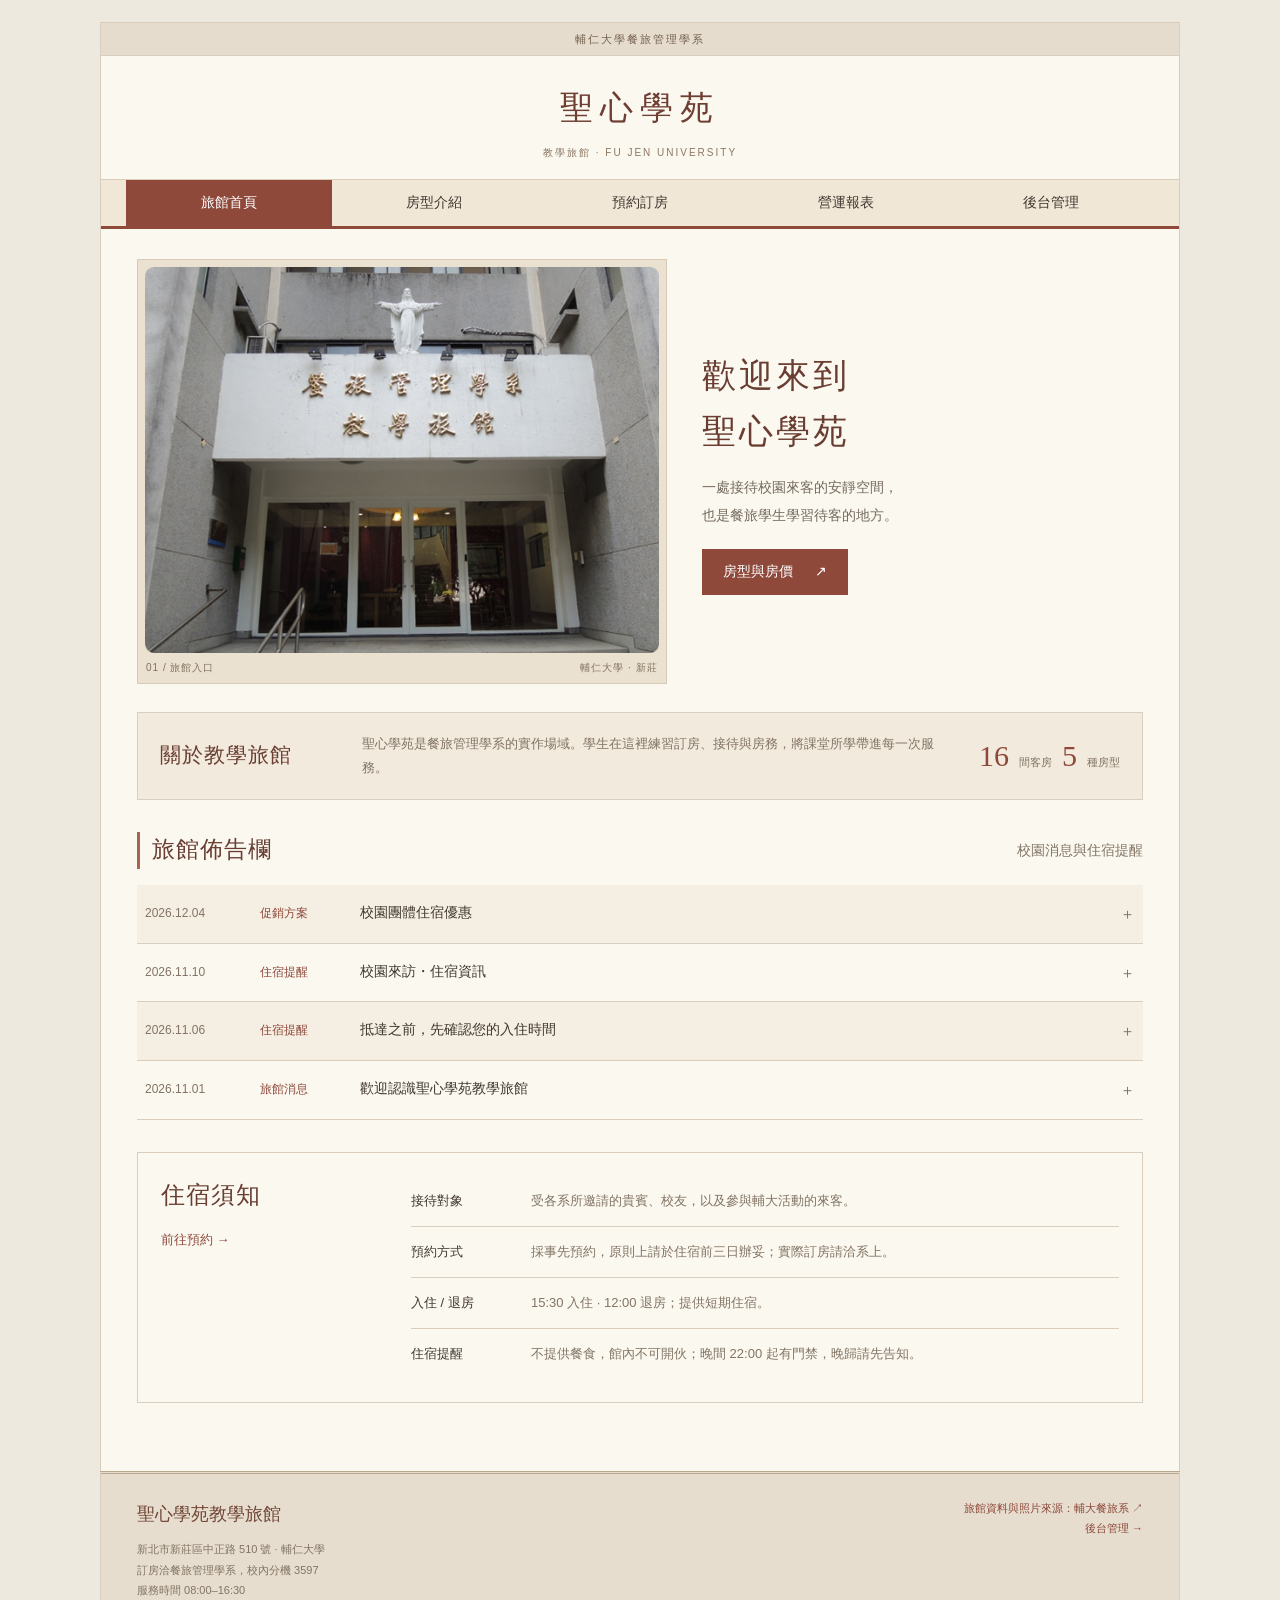
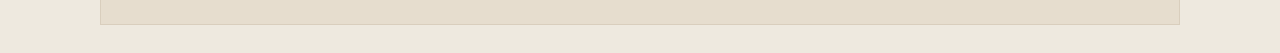
<file: index.html>
<!doctype html>
<html lang="zh-Hant">
<head>
<meta charset="UTF-8">
<meta name="viewport" content="width=device-width,initial-scale=1">
<meta name="description" content="輔仁大學聖心學苑教學旅館，房型介紹、住宿預約與旅館資訊。">
<title>首頁｜聖心學苑教學旅館</title>
<link rel="stylesheet" href="style.css">
<link rel="stylesheet" href="retro.css">
</head>
<body data-page="home">
<a class="skip-link" href="#content-start">跳到主要內容</a>
<div class="demo-strip">輔仁大學餐旅管理學系 
</div>
<header class="site-header">
<a class="brand" href="index.html">

<span>聖心學苑<small>教學旅館 · FU JEN UNIVERSITY</small>
</span>
</a>
<nav aria-label="主要導覽">
<a href="index.html" aria-current="page">旅館首頁</a>
<a href="rooms.html">房型介紹</a>
<a href="reservation.html">預約訂房</a>
<a href="reports.html">營運報表</a>
<a href="management.html">後台管理</a>
</nav>
</header>
<main id="content-start">
<section class="home-hero">
<div class="hero-copy">
<p class="eyebrow">SACRED HEART TEACHING HOSTEL</p>
<h1>歡迎來到<br>聖心學苑</h1>
<p class="hero-description">一處接待校園來客的安靜空間，<br>也是餐旅學生學習待客的地方。</p>
<a class="button" href="rooms.html">房型與房價 <span>↗</span>
</a>
<div class="hero-footnote">校園裡的旅館 / 聖心學苑</div>
</div>
<figure>
<img src="hostel.png" alt="聖心學苑教學旅館入口，門前掛有餐旅管理學系教學旅館招牌">
<figcaption>
<span>01 / 旅館入口</span>
<span>輔仁大學 · 新莊</span>
</figcaption>
</figure>
</section>
<section class="intro-band">
<h2>關於教學旅館</h2>
<p>聖心學苑是餐旅管理學系的實作場域。學生在這裡練習訂房、接待與房務，將課堂所學帶進每一次服務。</p>
<div>
<strong>16</strong>
<span>間客房</span>
<strong>5</strong>
<span>種房型</span>
</div>
</section>
<section class="section">
<div class="section-heading">
<div>
<p class="eyebrow">NOTICE BOARD</p>
<h2>旅館佈告欄</h2>
</div>
<span class="muted">校園消息與住宿提醒</span>
</div>

<div id="announcement-list">
</div>
</section>
<section class="stay-section section">
<div>
<p class="eyebrow">BEFORE YOUR STAY</p>
<h2>住宿須知</h2>
<a class="text-link" href="reservation.html">前往預約 →</a>
</div>
<dl class="stay-notes">
<div>
<dt>接待對象</dt>
<dd>受各系所邀請的貴賓、校友，以及參與輔大活動的來客。</dd>
</div>
<div>
<dt>預約方式</dt>
<dd>採事先預約，原則上請於住宿前三日辦妥；實際訂房請洽系上。</dd>
</div>
<div>
<dt>入住 / 退房</dt>
<dd>15:30 入住 · 12:00 退房；提供短期住宿。</dd>
</div>
<div>
<dt>住宿提醒</dt>
<dd>不提供餐食，館內不可開伙；晚間 22:00 起有門禁，晚歸請先告知。</dd>
</div>
</dl>
</section>
</main>
<footer>
<div>
<strong>聖心學苑教學旅館</strong>
<p>新北市新莊區中正路 510 號 · 輔仁大學<br>訂房洽餐旅管理學系，校內分機 3597<br>服務時間 08:00–16:30</p>
</div>
<div class="footer-note">
<a href="https://www.rhim.fju.edu.tw/tw/facility-introduction/sacred-teaching-hostel" target="_blank" rel="noreferrer">旅館資料與照片來源：輔大餐旅系 ↗</a>

<a href="management.html">後台管理 →</a>
</div>
</footer>
<div id="toast" role="status" aria-live="polite">
</div>
<script src="app.js">
</script>
</body>
</html>
</file>
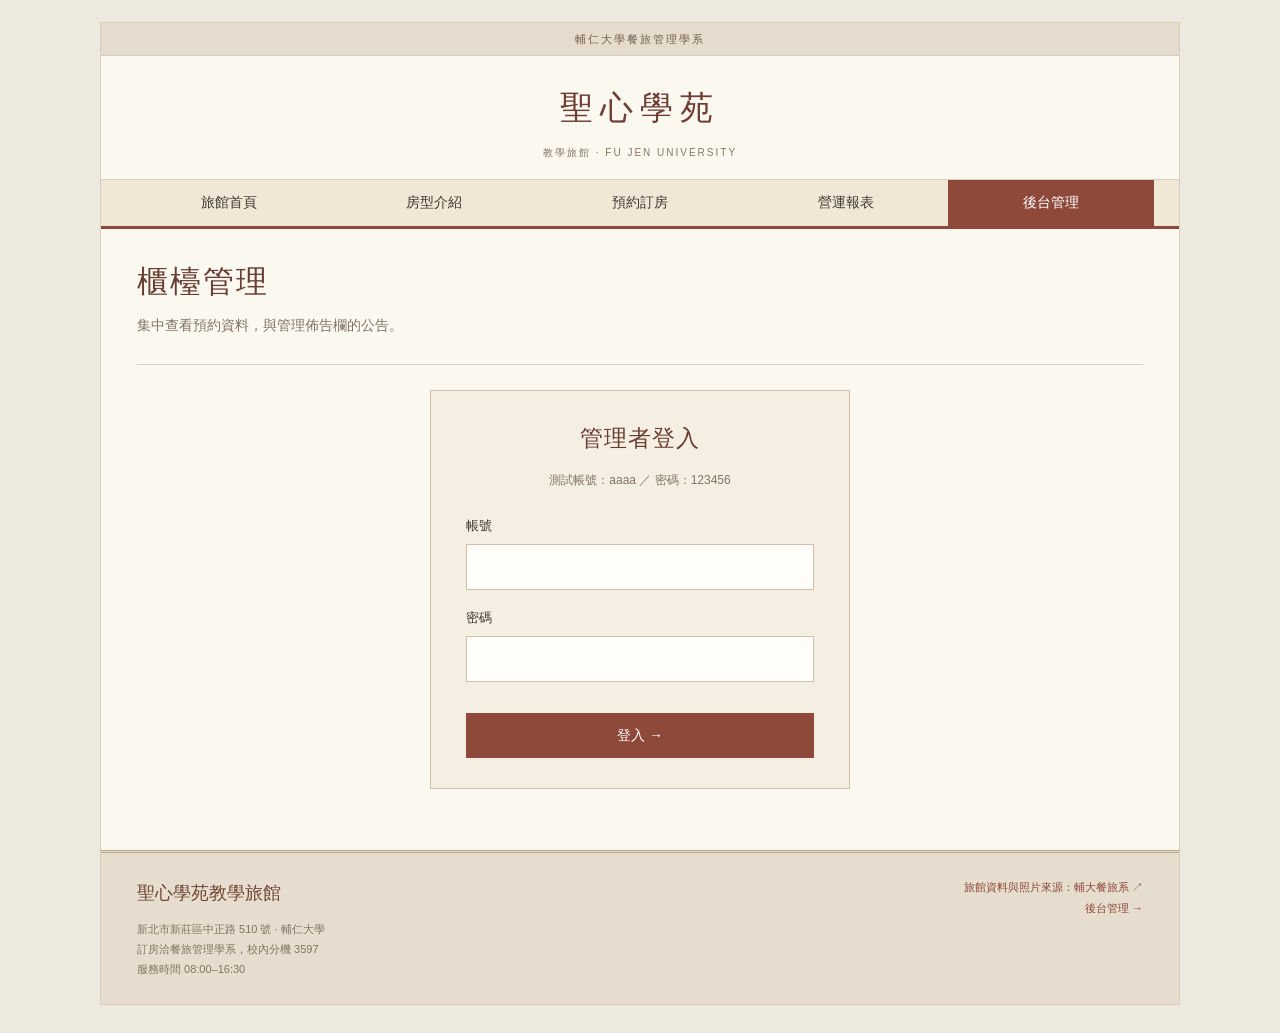
<file: management.html>
<!doctype html>
<html lang="zh-Hant">
<head>
<meta charset="UTF-8">
<meta name="viewport" content="width=device-width,initial-scale=1">
<meta name="description" content="輔仁大學聖心學苑教學旅館，房型介紹、住宿預約與旅館資訊。">
<title>後台管理｜聖心學苑教學旅館</title>
<link rel="stylesheet" href="style.css">
<link rel="stylesheet" href="retro.css">
</head>
<body data-page="management">
<a class="skip-link" href="#content-start">跳到主要內容</a>
<div class="demo-strip">輔仁大學餐旅管理學系 
</div>
<header class="site-header">
<a class="brand" href="index.html">

<span>聖心學苑<small>教學旅館 · FU JEN UNIVERSITY</small>
</span>
</a>
<nav aria-label="主要導覽">
<a href="index.html">旅館首頁</a>
<a href="rooms.html">房型介紹</a>
<a href="reservation.html">預約訂房</a>
<a href="reports.html">營運報表</a>
<a href="management.html" aria-current="page">後台管理</a>
</nav>
</header>
<main id="content-start">
<section class="page-heading">
<p class="eyebrow">FRONT DESK</p>
<h1>櫃檯管理</h1>
<p>集中查看預約資料，與管理佈告欄的公告。</p>
</section>

<section id="admin-gate" class="admin-gate admin-login">
<h2>管理者登入</h2>
<p class="login-hint">測試帳號：aaaa ／ 密碼：123456</p>
<form id="admin-login-form">
<label for="admin-account">帳號</label>
<input id="admin-account" name="account" autocomplete="username" required>
<label for="admin-password">密碼</label>
<input id="admin-password" name="password" type="password" autocomplete="current-password" required>
<p id="login-error" class="form-error" role="alert"></p>
<button type="submit" class="button">登入 →</button>
</form>
</section>
<div id="admin-workspace" hidden>
<div class="admin-toolbar">
<strong>目前角色：管理者</strong>
<button id="exit-admin" class="plain-button">登出</button>
</div>
<section class="section">
<div class="section-heading">
<h2>訂房一覽表</h2>
<label class="small">狀態 <select id="admin-filter">
<option value="all">全部預約</option>
<option value="active">有效預約</option>
<option value="cancelled">已取消</option>
</select>
</label>
</div>
<div id="admin-bookings" class="table-scroll">
</div>
</section>
<section class="section">
<div class="section-heading">
<h2>促銷與公告管理</h2>
<button class="plain-button" id="add-notice">＋ 新增公告</button>
</div>
<div id="admin-notices">
</div>
</section>

</div>
</main>
<dialog id="edit-dialog">
<form id="edit-form">
<div class="dialog-heading">
<h2 id="edit-title">修改預約</h2>
<button type="button" class="text-button close-dialog" aria-label="關閉">✕</button>
</div>
<input type="hidden" name="id">
<label>聯絡人<input name="guest" required maxlength="30">
</label>
<label>聯絡電話<input name="phone" required pattern="[0-9+() -]{8,20}">
</label>
<label>房型<select name="room">
</select>
</label>
<div class="field-pair">
<label>入住日期<input type="date" name="checkin" required>
</label>
<label>退房日期<input type="date" name="checkout" required>
</label>
</div>
<label>備註<textarea name="note" maxlength="200" rows="2">
</textarea>
</label>
<p class="form-error" id="edit-error" role="alert">
</p>
<button class="button">儲存修改</button>
</form>
</dialog>
<dialog id="notice-dialog">
<form id="notice-form">
<div class="dialog-heading">
<h2 id="notice-title">新增公告</h2>
<button type="button" class="text-button close-dialog" aria-label="關閉">✕</button>
</div>
<input type="hidden" name="id">
<label>公告標題<input name="title" required maxlength="60">
</label>
<div class="field-pair">
<label>日期<input type="date" name="date" required>
</label>
<label>分類<select name="category">
<option>住宿提醒</option>
<option>促銷方案</option>
<option>旅館消息</option>
</select>
</label>
</div>
<label>公告內容<textarea name="content" required rows="5" maxlength="600">
</textarea>
</label>
<button class="button">儲存公告</button>
</form>
</dialog>
<footer>
<div>
<strong>聖心學苑教學旅館</strong>
<p>新北市新莊區中正路 510 號 · 輔仁大學<br>訂房洽餐旅管理學系，校內分機 3597<br>服務時間 08:00–16:30</p>
</div>
<div class="footer-note">
<a href="https://www.rhim.fju.edu.tw/tw/facility-introduction/sacred-teaching-hostel" target="_blank" rel="noreferrer">旅館資料與照片來源：輔大餐旅系 ↗</a>

<a href="management.html">後台管理 →</a>
</div>
</footer>
<div id="toast" role="status" aria-live="polite">
</div>
<script src="app.js">
</script>
</body>
</html>
</file>
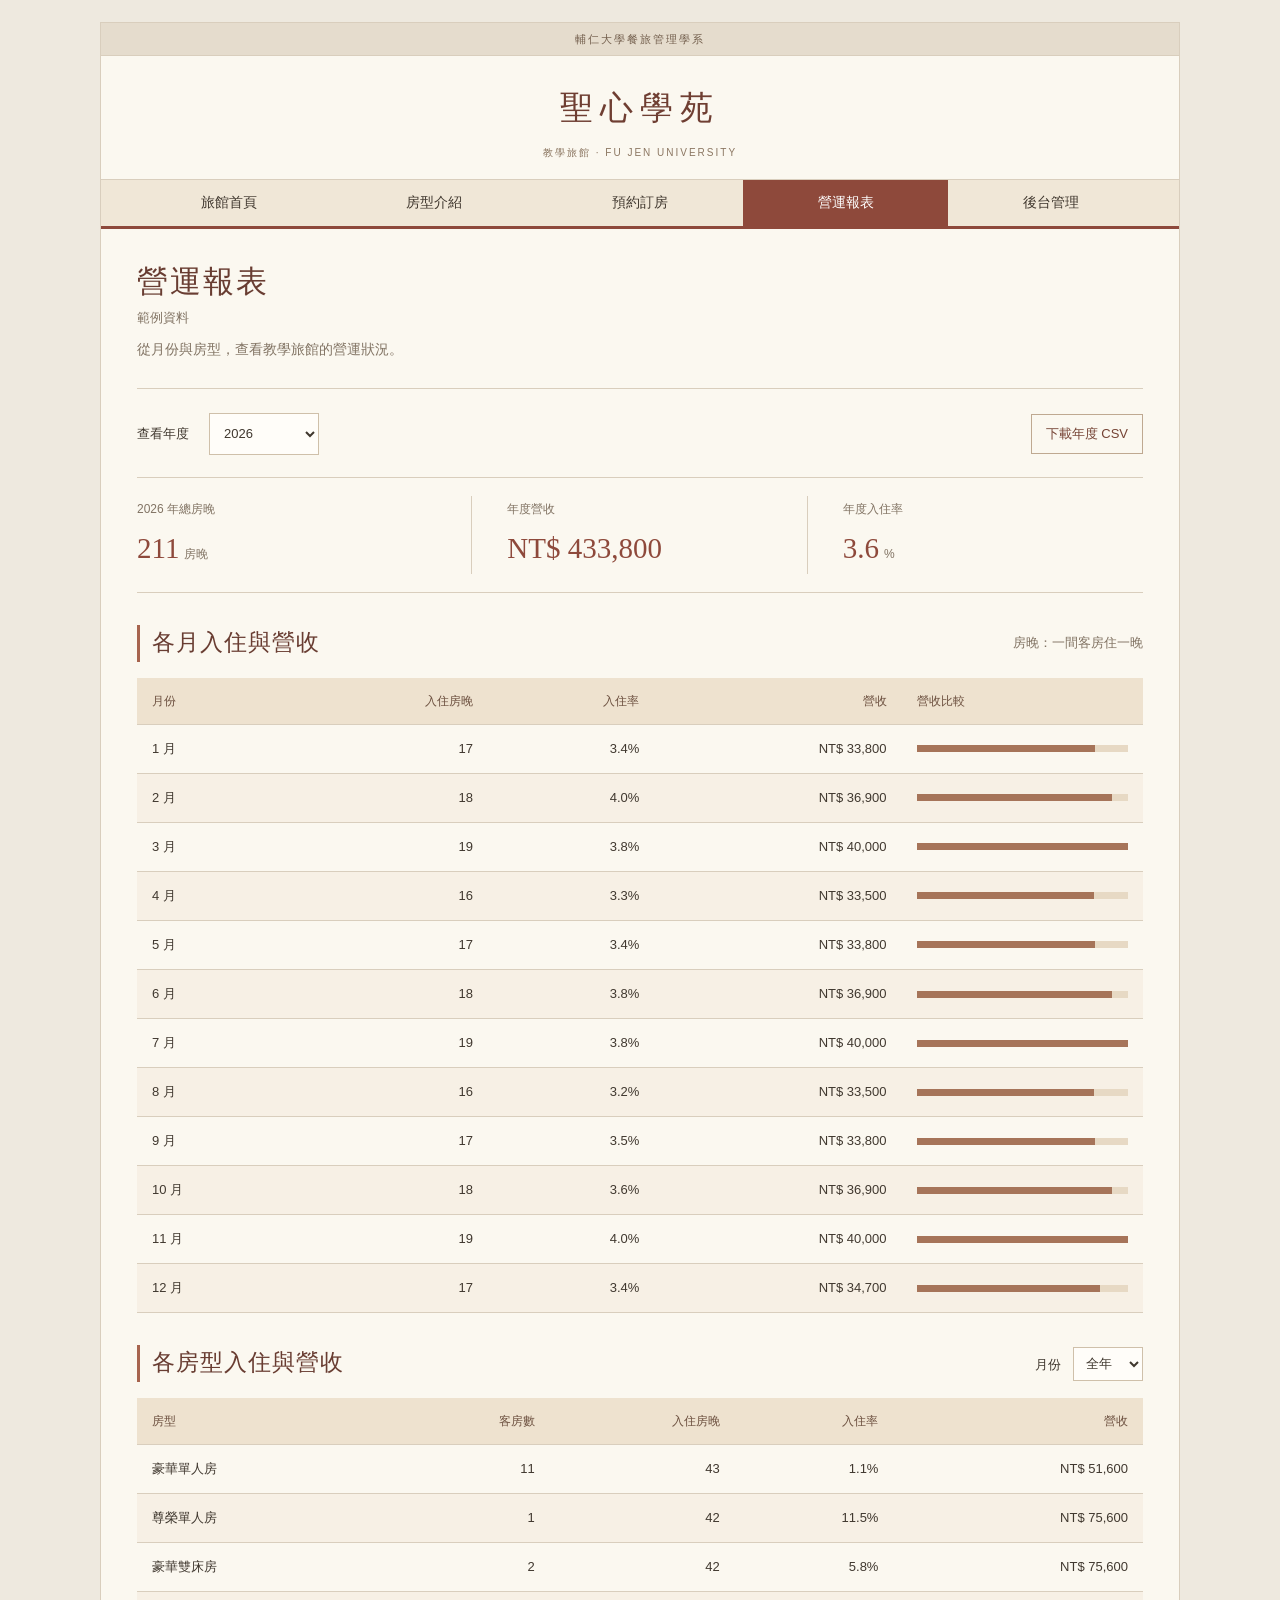
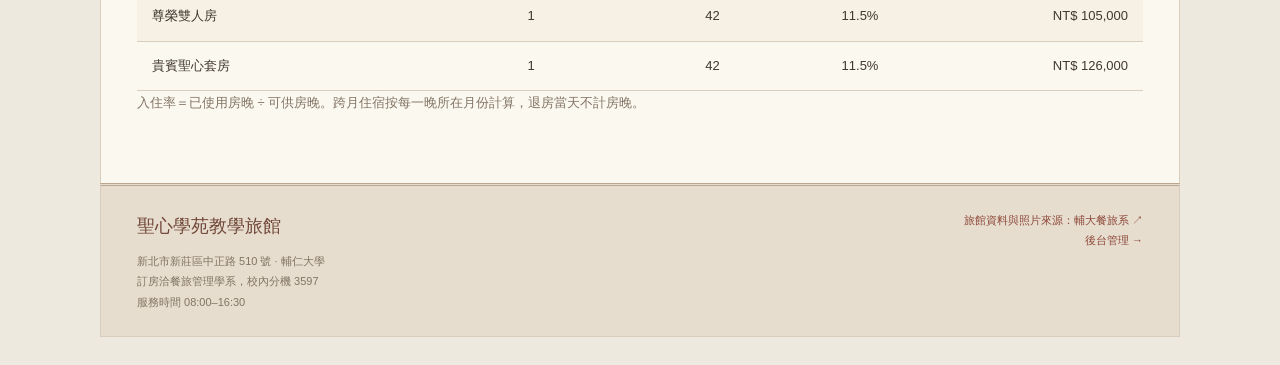
<file: reports.html>
<!doctype html>
<html lang="zh-Hant">
<head>
<meta charset="UTF-8">
<meta name="viewport" content="width=device-width,initial-scale=1">
<meta name="description" content="輔仁大學聖心學苑教學旅館，房型介紹、住宿預約與旅館資訊。">
<title>營運報表｜聖心學苑教學旅館</title>
<link rel="stylesheet" href="style.css">
<link rel="stylesheet" href="retro.css">
</head>
<body data-page="reports">
<a class="skip-link" href="#content-start">跳到主要內容</a>
<div class="demo-strip">輔仁大學餐旅管理學系 
</div>
<header class="site-header">
<a class="brand" href="index.html">

<span>聖心學苑<small>教學旅館 · FU JEN UNIVERSITY</small>
</span>
</a>
<nav aria-label="主要導覽">
<a href="index.html">旅館首頁</a>
<a href="rooms.html">房型介紹</a>
<a href="reservation.html">預約訂房</a>
<a href="reports.html" aria-current="page">營運報表</a>
<a href="management.html">後台管理</a>
</nav>
</header>
<main id="content-start">
<section class="page-heading">
<p class="eyebrow">OPERATING REPORT</p>
<h1>營運報表</h1>
<p class="small muted">範例資料</p>
<p>從月份與房型，查看教學旅館的營運狀況。</p>
</section>

<div class="report-toolbar">
<label>查看年度 <select id="report-year">
</select>
</label>
<button class="plain-button" id="download-report">下載年度 CSV</button>
</div>
<div id="report-stats" class="report-stats">
</div>
<section class="section">
<div class="section-heading">
<h2>各月入住與營收</h2>
<span class="small muted">房晚：一間客房住一晚</span>
</div>
<div id="monthly-report" class="table-scroll">
</div>
</section>
<section class="section">
<div class="section-heading">
<h2>各房型入住與營收</h2>
<label class="small">月份 <select id="report-month">
<option value="all">全年</option>
</select>
</label>
</div>
<div id="room-report" class="table-scroll">
</div>
<p class="small muted">入住率＝已使用房晚 ÷ 可供房晚。跨月住宿按每一晚所在月份計算，退房當天不計房晚。</p>
</section>
</main>
<footer>
<div>
<strong>聖心學苑教學旅館</strong>
<p>新北市新莊區中正路 510 號 · 輔仁大學<br>訂房洽餐旅管理學系，校內分機 3597<br>服務時間 08:00–16:30</p>
</div>
<div class="footer-note">
<a href="https://www.rhim.fju.edu.tw/tw/facility-introduction/sacred-teaching-hostel" target="_blank" rel="noreferrer">旅館資料與照片來源：輔大餐旅系 ↗</a>

<a href="management.html">後台管理 →</a>
</div>
</footer>
<div id="toast" role="status" aria-live="polite">
</div>
<script src="app.js">
</script>
</body>
</html>
</file>
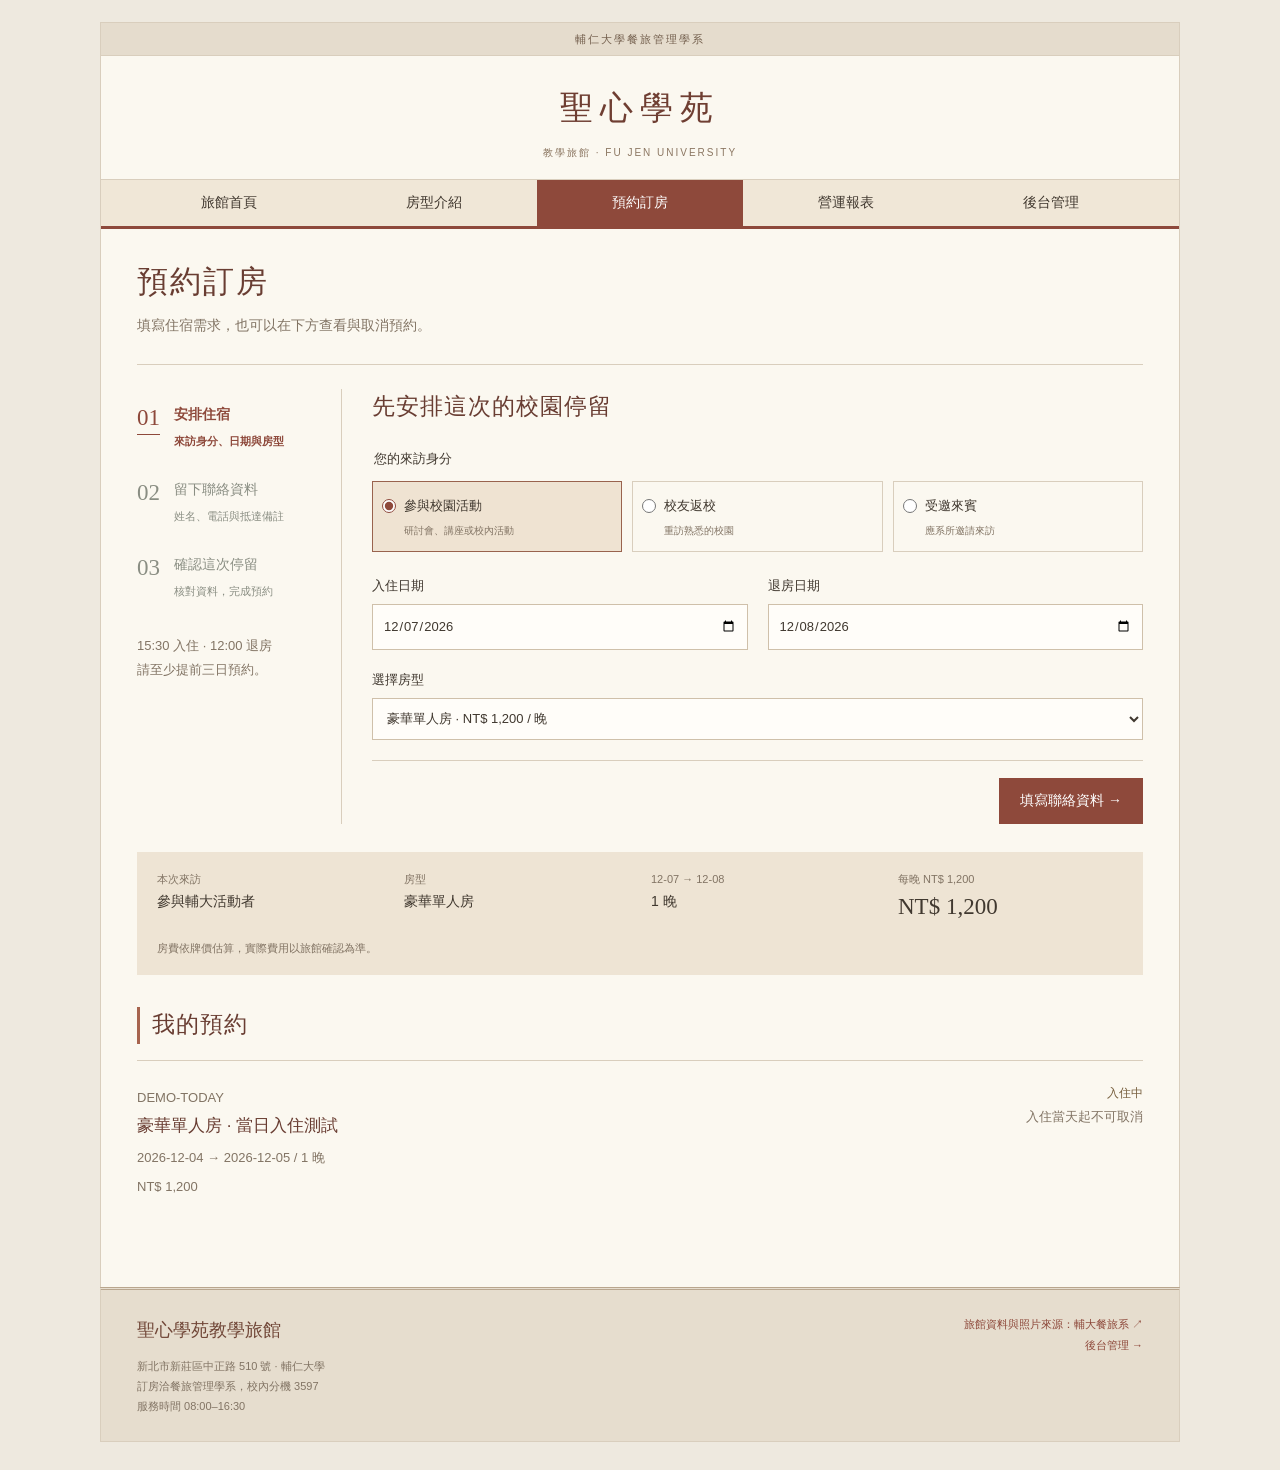
<file: reservation.html>
<!doctype html>
<html lang="zh-Hant">
<head>
<meta charset="UTF-8">
<meta name="viewport" content="width=device-width,initial-scale=1">
<meta name="description" content="輔仁大學聖心學苑教學旅館，房型介紹、住宿預約與旅館資訊。">
<title>預約訂房｜聖心學苑教學旅館</title>
<link rel="stylesheet" href="style.css">
<link rel="stylesheet" href="retro.css">
</head>
<body data-page="reservation">
<a class="skip-link" href="#content-start">跳到主要內容</a>
<div class="demo-strip">輔仁大學餐旅管理學系 
</div>
<header class="site-header">
<a class="brand" href="index.html">

<span>聖心學苑<small>教學旅館 · FU JEN UNIVERSITY</small>
</span>
</a>
<nav aria-label="主要導覽">
<a href="index.html">旅館首頁</a>
<a href="rooms.html">房型介紹</a>
<a href="reservation.html" aria-current="page">預約訂房</a>
<a href="reports.html">營運報表</a>
<a href="management.html">後台管理</a>
</nav>
</header>
<main id="content-start">
<section class="page-heading">
<p class="eyebrow">RESERVATION</p>
<h1>預約訂房</h1>
<p>填寫住宿需求，也可以在下方查看與取消預約。</p>
</section>

<div class="booking-wizard">
<aside class="booking-progress" aria-label="預約進度"><p class="eyebrow">YOUR CAMPUS VISIT</p><ol>
<li data-progress="1" aria-current="step"><span>01</span><div>安排住宿<small>來訪身分、日期與房型</small></div></li>
<li data-progress="2"><span>02</span><div>留下聯絡資料<small>姓名、電話與抵達備註</small></div></li>
<li data-progress="3"><span>03</span><div>確認這次停留<small>核對資料，完成預約</small></div></li>
</ol><p class="small muted">15:30 入住 · 12:00 退房<br>請至少提前三日預約。</p></aside>
<div class="booking-pages"><form id="booking-form" novalidate>
<section data-booking-step="1" aria-labelledby="booking-step-one"><p class="eyebrow">STEP 01 / STAY</p><h2 id="booking-step-one" tabindex="-1">先安排這次的校園停留</h2>
<fieldset class="visit-options"><legend>您的來訪身分</legend>
<label><input type="radio" name="identity" value="參與輔大活動者" checked><span>參與校園活動<small>研討會、講座或校內活動</small></span></label>
<label><input type="radio" name="identity" value="校友"><span>校友返校<small>重訪熟悉的校園</small></span></label>
<label><input type="radio" name="identity" value="系所邀請貴賓"><span>受邀來賓<small>應系所邀請來訪</small></span></label>
</fieldset>
<div class="field-pair"><label>入住日期<input type="date" name="checkin" required></label><label>退房日期<input type="date" name="checkout" required></label></div>
<label>選擇房型<select name="room" required></select></label>
</section>
<section data-booking-step="2" hidden aria-labelledby="booking-step-two"><p class="eyebrow">STEP 02 / CONTACT</p><h2 id="booking-step-two" tabindex="-1">讓我們知道如何聯絡您</h2>
<div class="field-pair"><label>聯絡人<input name="guest" placeholder="請輸入姓名" maxlength="30" required></label><label>聯絡電話<input name="phone" type="tel" placeholder="例如：0900-000-000" pattern="[0-9+() -]{8,20}" required></label></div>
<label>備註 <span class="muted">（選填）</span><textarea name="note" rows="4" maxlength="200" placeholder="例如：預計抵達時間"></textarea></label>
<p class="small muted">如有住宿安排需要協助，可以在備註中告訴我們。</p>
</section>
<section data-booking-step="3" hidden aria-labelledby="booking-step-three"><p class="eyebrow">STEP 03 / CONFIRM</p><h2 id="booking-step-three" tabindex="-1">確認您的住宿安排</h2><div id="booking-confirmation" class="booking-receipt"></div><p class="small muted">入住當天無法取消，如需協助請聯絡管理者。</p></section>
<p id="booking-error" class="form-error" role="alert"></p>
<div class="wizard-actions"><button id="booking-back" type="button" class="text-button" hidden>← 上一步</button><button id="booking-next" type="button" class="button">填寫聯絡資料 →</button><button id="booking-submit" type="submit" class="button" hidden>確認預約 →</button></div>
</form>
<div id="booking-result" class="result-box" hidden role="status"></div>
<button id="booking-restart" type="button" class="plain-button" hidden>再新增一筆預約</button>
</div>
<div class="booking-bottom-summary" aria-label="住宿摘要"><div><span>本次來訪</span><strong id="summary-identity">參與輔大活動者</strong></div><div><span>房型</span><strong id="summary-room">—</strong></div><div><span id="summary-dates">住宿晚數</span><strong id="summary-nights">—</strong></div><div><span>每晚 <span id="summary-price">—</span></span><strong id="summary-total">—</strong></div><p>房費依牌價估算，實際費用以旅館確認為準。</p></div>
</div>
<section class="section">
<div class="section-heading">
<div>
<p class="eyebrow">MY RESERVATIONS</p>
<h2>我的預約</h2>
</div>

</div>
<div id="my-bookings">
</div>
</section>
</main>
<footer>
<div>
<strong>聖心學苑教學旅館</strong>
<p>新北市新莊區中正路 510 號 · 輔仁大學<br>訂房洽餐旅管理學系，校內分機 3597<br>服務時間 08:00–16:30</p>
</div>
<div class="footer-note">
<a href="https://www.rhim.fju.edu.tw/tw/facility-introduction/sacred-teaching-hostel" target="_blank" rel="noreferrer">旅館資料與照片來源：輔大餐旅系 ↗</a>

<a href="management.html">後台管理 →</a>
</div>
</footer>
<div id="toast" role="status" aria-live="polite">
</div>
<script src="app.js">
</script>
</body>
</html>
</file>
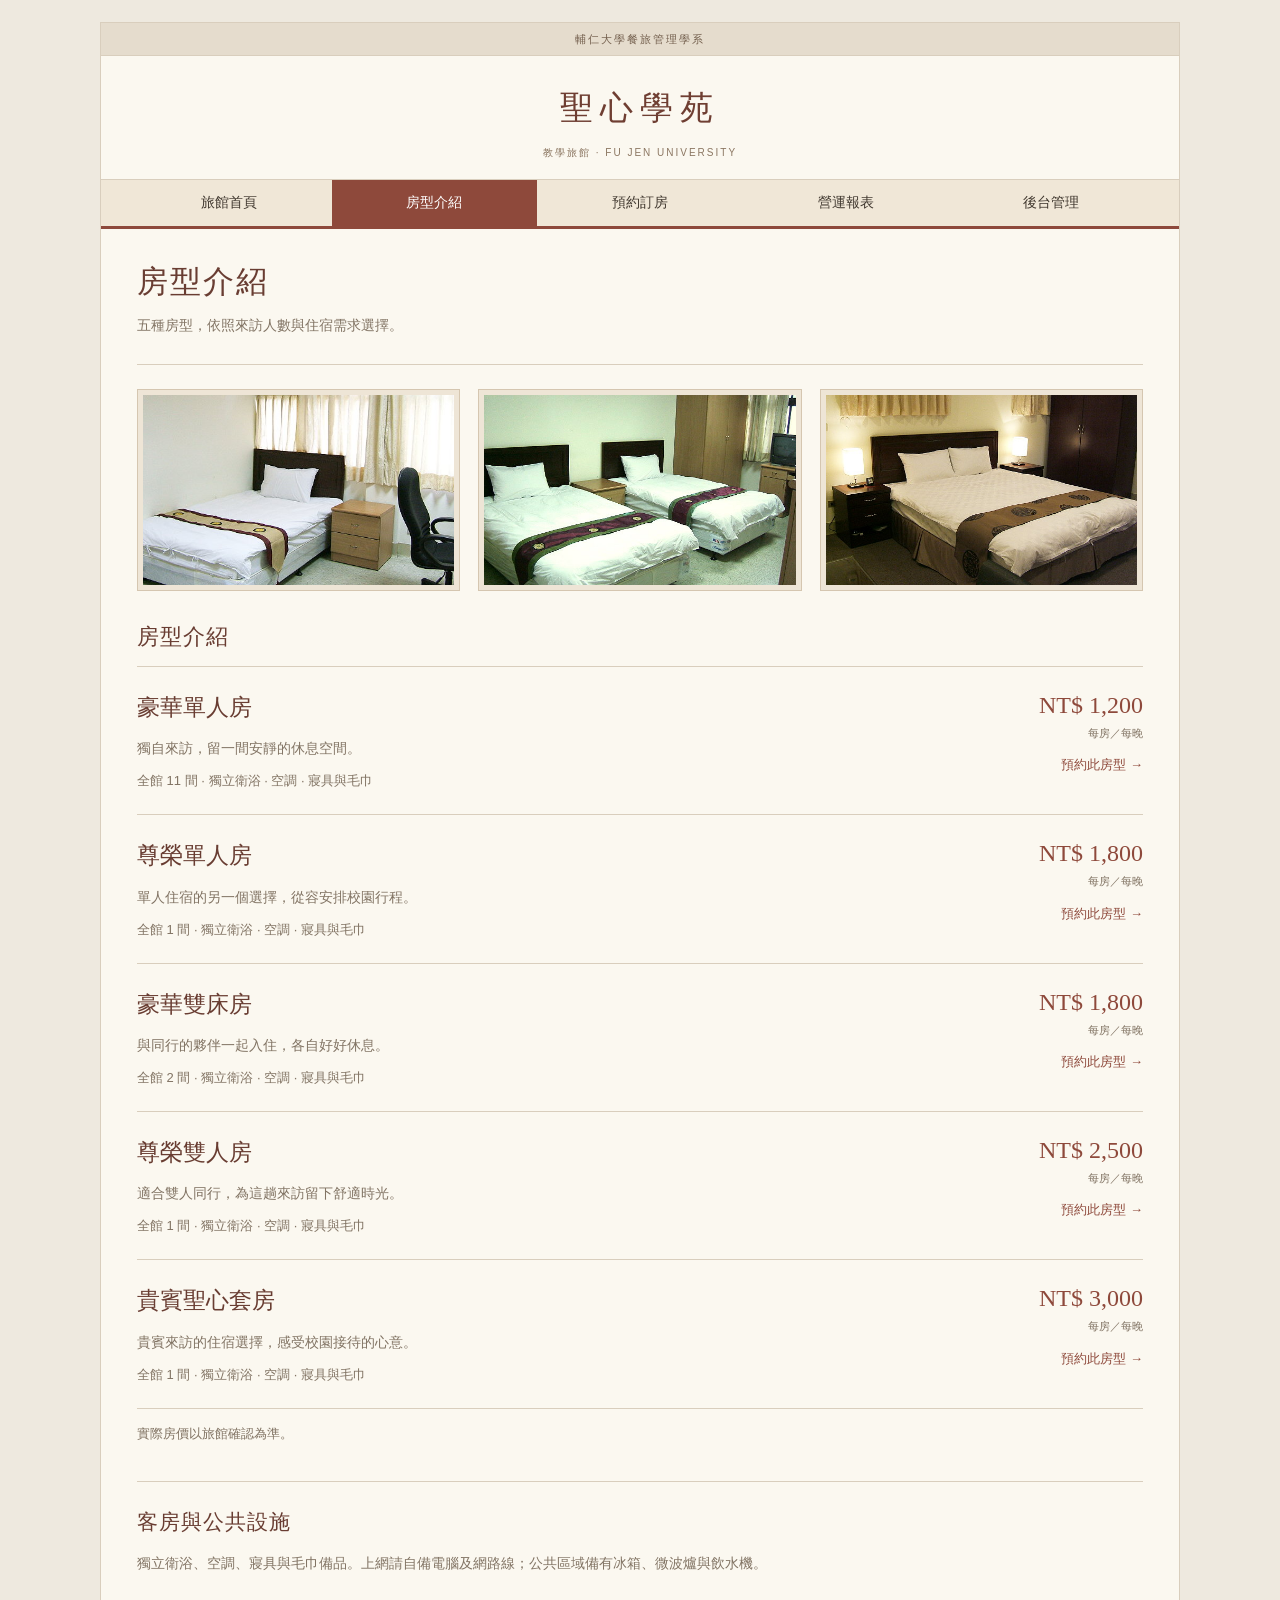
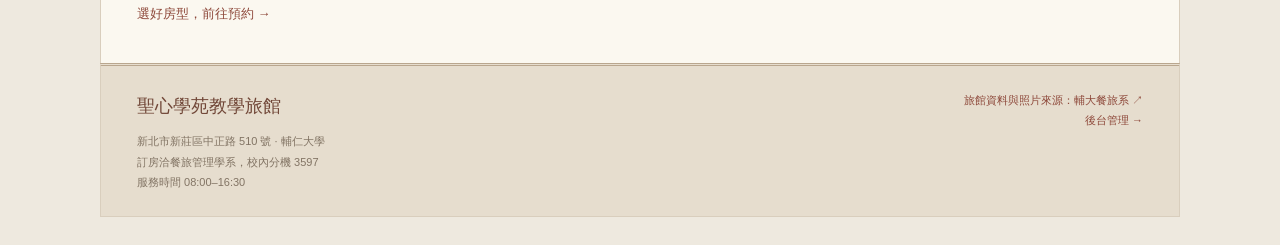
<file: rooms.html>
<!doctype html>
<html lang="zh-Hant">
<head>
<meta charset="UTF-8">
<meta name="viewport" content="width=device-width,initial-scale=1">
<meta name="description" content="輔仁大學聖心學苑教學旅館，房型介紹、住宿預約與旅館資訊。">
<title>房型介紹｜聖心學苑教學旅館</title>
<link rel="stylesheet" href="style.css">
<link rel="stylesheet" href="retro.css">
</head>
<body data-page="rooms">
<a class="skip-link" href="#content-start">跳到主要內容</a>
<div class="demo-strip">輔仁大學餐旅管理學系 
</div>
<header class="site-header">
<a class="brand" href="index.html">

<span>聖心學苑<small>教學旅館 · FU JEN UNIVERSITY</small>
</span>
</a>
<nav aria-label="主要導覽">
<a href="index.html">旅館首頁</a>
<a href="rooms.html" aria-current="page">房型介紹</a>
<a href="reservation.html">預約訂房</a>
<a href="reports.html">營運報表</a>
<a href="management.html">後台管理</a>
</nav>
</header>
<main id="content-start">
<section class="page-heading">
<p class="eyebrow">ROOMS & RATES</p>
<h1>房型介紹</h1>
<p>五種房型，依照來訪人數與住宿需求選擇。</p>
</section>
<section class="room-gallery room-gallery-top" aria-label="客房照片">
<figure><img src="single.jpg" alt="豪華單人房客房照片"></figure>
<figure><img src="twin.jpg" alt="豪華雙床房客房照片"></figure>
<figure><img src="suite.jpg" alt="貴賓聖心套房客房照片"></figure>
</section>
<section class="room-text-section" aria-labelledby="room-types-title">
<h2 id="room-types-title">房型介紹</h2>
<div id="room-list"></div>
<p class="small muted rate-note">實際房價以旅館確認為準。</p>
</section>
<section class="amenities">
<h2>客房與公共設施</h2>
<p>獨立衛浴、空調、寢具與毛巾備品。上網請自備電腦及網路線；公共區域備有冰箱、微波爐與飲水機。</p>
<a class="text-link" href="reservation.html">選好房型，前往預約 →</a>
</section>
</main>
<footer>
<div>
<strong>聖心學苑教學旅館</strong>
<p>新北市新莊區中正路 510 號 · 輔仁大學<br>訂房洽餐旅管理學系，校內分機 3597<br>服務時間 08:00–16:30</p>
</div>
<div class="footer-note">
<a href="https://www.rhim.fju.edu.tw/tw/facility-introduction/sacred-teaching-hostel" target="_blank" rel="noreferrer">旅館資料與照片來源：輔大餐旅系 ↗</a>

<a href="management.html">後台管理 →</a>
</div>
</footer>
<div id="toast" role="status" aria-live="polite">
</div>
<script src="app.js">
</script>
</body>
</html>
</file>
<file: style.css>
:root {
  --paper:#faf9f5;
  --ink:#303e36;
  --green:#304d40;
  --red:#a15d49;
  --line:#dadcd2;
  --muted:#73786d
}
* {
  box-sizing:border-box
}
body {
  margin:0;
  background:var(--paper);
  color:var(--ink);
  font:15px/1.8 "PingFang TC","Microsoft JhengHei",sans-serif
}
a {
  color:inherit;
  text-decoration:none
}
a:hover {
  color:var(--red)
}
button,input,select,textarea {
  font:inherit
}
button,a,input,select,textarea {
  touch-action:manipulation
}
button {
  cursor:pointer
}
button:disabled {
  cursor:not-allowed;
  opacity:.5
}
a:focus-visible,button:focus-visible,input:focus-visible,select:focus-visible,textarea:focus-visible {
  outline:2px solid var(--red);
  outline-offset:4px
}
[hidden] {
  display:none!important
}
h1,h2,h3,p,figure {
  margin:0
}
h1,h2,h3 {
  font-weight:500
}
h1,h2 {
  font-family:"Songti TC","Noto Serif TC","PMingLiU",serif
}
h1 {
  font-size:40px;
  line-height:1.5;
  letter-spacing:3px
}
h2 {
  font-size:25px;
  line-height:1.6;
  letter-spacing:1px
}
h3 {
  font-size:20px
}
.small {
  font-size:13px
}
.muted {
  color:var(--muted)
}
.eyebrow {
  font-size:11px;
  letter-spacing:2px;
  color:var(--red);
  margin-bottom:12px
}
.demo-strip {
  padding:7px max(calc((100vw - 1120px)/2),5%);
  font-size:11px;
  letter-spacing:1px;
  color:#e5ebe0;
  background:var(--green);
  display:flex;
  justify-content:space-between
}
.site-header {
  max-width:1120px;
  margin:auto;
  display:flex;
  justify-content:space-between;
  align-items:center;
  padding:25px 0;
  border-bottom:1px solid var(--line);
  gap:24px
}
.brand {
  display:flex;
  align-items:center;
  gap:13px;
  font-family:"Songti TC","PMingLiU",serif;
  font-size:25px;
  letter-spacing:3px
}
.brand small {
  display:block;
  font:9px/1.5 sans-serif;
  letter-spacing:1.4px;
  margin-top:3px;
  color:var(--muted)
}
.brand-symbol {
  border:1px solid #829181;
  padding:3px 9px;
  font-size:26px;
  line-height:1.5;
  letter-spacing:0
}
.site-header nav {
  display:flex;
  gap:27px;
  font-size:13px
}
.site-header nav a {
  padding:8px 0
}
.site-header nav [aria-current] {
  color:var(--red);
  border-bottom:1px solid var(--red)
}
main {
  max-width:1120px;
  margin:auto;
  min-height:56vh
}
.home-hero {
  display:grid;
  grid-template-columns:1fr 1fr;
  gap:65px;
  align-items:center;
  padding:55px 0 42px
}
.hero-copy h1 {
  font-size:48px;
  line-height:1.5;
  letter-spacing:5px;
  margin:12px 0 20px
}
.hero-description {
  color:var(--muted);
  font-size:15px;
  line-height:2
}
.button {
  display:inline-flex;
  justify-content:space-between;
  align-items:center;
  gap:35px;
  background:var(--green);
  color:white;
  border:1px solid var(--green);
  padding:11px 22px;
  font-size:14px
}
.button:hover {
  background:#243b31;
  color:#fff
}
.hero-copy .button {
  margin-top:27px
}
.hero-footnote {
  margin-top:34px;
  font-size:11px;
  letter-spacing:2px;
  color:var(--muted)
}
.home-hero figure {
  padding:12px 12px 0;
  background:#eceee5
}
.home-hero img {
  display:block;
  width:100%;
  height:340px;
  object-fit:cover
}
.home-hero figcaption {
  display:flex;
  justify-content:space-between;
  padding:10px 0;
  font-size:10px;
  letter-spacing:1px;
  color:var(--muted)
}
.intro-band {
  display:grid;
  grid-template-columns:220px 1fr 170px;
  align-items:center;
  gap:40px;
  padding:27px 0;
  border-top:1px solid var(--line);
  border-bottom:1px solid var(--line)
}
.intro-band h2 {
  font-size:22px
}
.intro-band p {
  color:var(--muted);
  font-size:13px
}
.intro-band>div {
  display:flex;
  align-items:baseline;
  justify-content:flex-end;
  gap:10px;
  white-space:nowrap
}
.intro-band strong {
  font:30px Georgia,serif
}
.intro-band span {
  font-size:11px;
  color:var(--muted)
}
.section {
  margin:55px 0
}
.section-heading {
  display:flex;
  align-items:center;
  justify-content:space-between;
  gap:20px;
  margin-bottom:22px
}
.section-heading .eyebrow {
  margin-bottom:3px
}
.notice-row {
  display:grid;
  grid-template-columns:110px 90px 1fr;
  gap:20px;
  border-bottom:1px solid var(--line);
  padding:19px 0;
  align-items:baseline
}
.notice-row time {
  font-size:12px;
  color:var(--muted)
}
.category {
  font-size:12px;
  color:var(--red)
}
.notice-row summary {
  cursor:pointer;
  font-size:15px;
  list-style:none;
  display:flex;
  justify-content:space-between;
  gap:20px
}
.notice-row summary::-webkit-details-marker {
  display:none
}
.notice-row summary:after {
  content:'＋';
  font-size:15px;
  color:var(--muted)
}
.notice-row details[open] summary:after {
  content:'−'
}
.notice-row details p {
  font-size:13px;
  color:var(--muted);
  margin-top:12px;
  white-space:pre-wrap;
  overflow-wrap:anywhere
}
.stay-section {
  display:grid;
  grid-template-columns:1fr 1.5fr;
  gap:70px;
  background:#eeefe7;
  padding:35px 40px
}
.stay-section h2 {
  font-size:30px
}
.text-link {
  display:inline-block;
  margin-top:25px;
  font-size:13px;
  color:var(--red)
}
.stay-notes {
  margin:0
}
.stay-notes>div {
  display:grid;
  grid-template-columns:100px 1fr;
  gap:20px;
  padding:13px 0;
  border-bottom:1px solid #d8dcce
}
.stay-notes>div:last-child {
  border:0
}
dt {
  font-size:13px
}
dd {
  margin:0;
  font-size:13px;
  color:var(--muted)
}
footer {
  max-width:1120px;
  margin:60px auto 0;
  border-top:1px solid var(--line);
  padding:30px 0 35px;
  display:flex;
  justify-content:space-between;
  gap:30px
}
footer strong {
  font-family:"Songti TC",serif;
  font-size:18px;
  font-weight:500
}
footer p {
  font-size:11px;
  color:var(--muted);
  margin-top:8px
}
.footer-note {
  text-align:right;
  font-size:11px
}
.footer-note>a {
  color:var(--red)
}
.page-heading {
  padding:44px 0 30px
}
.page-heading p:last-child {
  color:var(--muted);
  margin-top:12px
}
.room-heading {
  display:flex;
  justify-content:space-between;
  border-top:1px solid var(--line);
  padding:14px 0;
  font-size:12px;
  color:var(--muted)
}
.room-row {
  display:grid;
  grid-template-columns:300px 1fr 180px;
  gap:36px;
  border-top:1px solid var(--line);
  padding:30px 0;
  align-items:center
}
.room-row img {
  width:300px;
  height:165px;
  object-fit:cover
}
.room-number {
  color:var(--red);
  font:italic 16px Georgia,serif
}
.room-row h2 {
  margin:6px 0;
  font-size:27px
}
.room-row p {
  color:var(--muted);
  font-size:13px
}
.room-price {
  text-align:right
}
.room-price strong {
  display:block;
  font:27px Georgia,serif;
  margin-bottom:3px
}
.room-price small {
  color:var(--muted);
  font-size:11px
}
.room-price a {
  display:block;
  margin-top:15px;
  font-size:13px;
  color:var(--red)
}
.amenities {
  border-top:1px solid var(--line);
  padding:35px 0
}
.amenities p {
  max-width:700px;
  margin-top:12px;
  font-size:14px;
  color:var(--muted)
}
.info-line {
  font-size:12px;
  color:#73634f;
  background:#f0ece2;
  border-left:2px solid #ae8c5d;
  padding:11px 16px;
  margin-bottom:30px
}
.reservation-layout {
  display:grid;
  grid-template-columns:1.6fr 1fr;
  gap:70px
}
.lined-heading {
  font-size:22px;
  border-bottom:1px solid var(--line);
  padding-bottom:15px;
  margin-bottom:20px
}
label {
  display:block;
  font-size:13px
}
input,select,textarea {
  display:block;
  border:1px solid #caced0;
  background:#fff;
  color:var(--ink);
  border-radius:0;
  padding:9px 10px;
  width:100%;
  margin-top:6px;
  min-height:42px
}
textarea {
  resize:vertical
}
form label {
  margin-bottom:18px
}
.field-pair {
  display:grid;
  grid-template-columns:1fr 1fr;
  gap:20px
}
.form-error {
  color:#a33e32;
  font-size:13px;
  margin-bottom:15px
}
.reservation-summary {
  align-self:start;
  background:#eef0e8;
  padding:27px 30px
}
.reservation-summary h2 {
  font-size:26px;
  margin-bottom:18px
}
.reservation-summary dl>div {
  display:flex;
  justify-content:space-between;
  gap:15px;
  margin:12px 0
}
.reservation-summary dl dd {
  color:var(--ink)
}
.reservation-summary .total {
  display:flex;
  justify-content:space-between;
  align-items:center;
  border-top:1px solid #d3d8ca;
  padding:17px 0
}
.total strong {
  font:24px Georgia,serif
}
.reservation-summary hr {
  border:0;
  border-top:1px solid #d3d8ca;
  margin:20px 0
}
.result-box {
  margin-top:22px;
  border:1px solid #90a18c;
  padding:18px;
  font-size:14px
}
.result-box p {
  margin-top:8px
}
.booking-card {
  border-top:1px solid var(--line);
  padding:20px 0;
  display:flex;
  justify-content:space-between;
  gap:25px
}
.booking-card h3 {
  font-size:17px
}
.booking-card p {
  font-size:13px;
  color:var(--muted);
  margin-top:5px
}
.booking-card .card-action {
  text-align:right;
  font-size:13px
}
.plain-button {
  border:1px solid #b8c0b4;
  background:transparent;
  color:var(--green);
  padding:7px 14px;
  font-size:13px
}
.plain-button:hover {
  background:#e9ece3
}
.text-button {
  border:0;
  background:transparent;
  color:var(--red);
  padding:3px 0;
  text-decoration:underline;
  font-size:13px
}
.status {
  display:inline-block;
  color:#49634c;
  font-size:12px
}
.status.cancelled {
  color:#8b8077
}
.empty {
  padding:30px;
  border:1px dashed var(--line);
  color:var(--muted);
  font-size:14px
}
.report-toolbar,.admin-toolbar {
  display:flex;
  justify-content:space-between;
  align-items:center;
  gap:20px
}
.report-toolbar label {
  display:flex;
  align-items:center;
  gap:20px
}
.report-toolbar select {
  width:auto;
  margin:0;
  min-width:110px
}
.report-stats {
  display:grid;
  grid-template-columns:repeat(3,1fr);
  margin:30px 0;
  padding:25px 0;
  border-top:1px solid var(--line);
  border-bottom:1px solid var(--line)
}
.report-stats>div {
  border-right:1px solid var(--line);
  padding-left:35px
}
.report-stats>div:first-child {
  padding:0
}
.report-stats>div:last-child {
  border:0
}
.report-stats span {
  font-size:12px;
  color:var(--muted)
}
.report-stats strong {
  display:block;
  font:32px/1.8 Georgia,serif
}
.report-stats small {
  font:12px sans-serif;
  color:var(--muted);
  margin-left:5px
}
.table-scroll {
  overflow-x:auto
}
table {
  border-collapse:collapse;
  width:100%;
  font-size:13px
}
th,td {
  padding:12px 15px;
  border-bottom:1px solid var(--line);
  text-align:left;
  white-space:nowrap
}
th {
  font-weight:500;
  color:var(--muted);
  background:#eeefe8;
  font-size:12px
}
td.number,th.number {
  text-align:right
}
.bar-cell {
  min-width:140px;
  width:24%
}
.bar {
  height:7px;
  background:#dfe5d8
}
.bar span {
  display:block;
  height:100%;
  background:#718971
}
.section-heading label select {
  display:inline-block;
  margin:0 0 0 8px;
  width:auto;
  min-height:34px;
  padding:4px 8px
}
.admin-gate {
  max-width:620px;
  margin:40px auto;
  padding:30px;
  border:1px solid var(--line);
  text-align:center
}
.admin-gate p {
  color:var(--muted);
  font-size:13px;
  margin:12px 0 24px
}
.admin-toolbar {
  border-bottom:1px solid var(--line);
  padding:0 0 16px;
  font-size:13px
}
td .text-button {
  margin-right:12px
}
.admin-notice {
  display:flex;
  justify-content:space-between;
  gap:20px;
  padding:17px 0;
  border-bottom:1px solid var(--line)
}
.admin-notice p {
  font-size:12px;
  color:var(--muted)
}
.reset-row {
  border-top:1px solid var(--line);
  display:flex;
  align-items:center;
  justify-content:space-between;
  gap:20px;
  padding-top:20px
}
dialog {
  background:var(--paper);
  color:var(--ink);
  border:1px solid var(--line);
  padding:28px;
  max-width:560px;
  width:calc(100% - 32px);
  max-height:90vh
}
dialog::backdrop {
  background:#17231db3
}
.dialog-heading {
  display:flex;
  justify-content:space-between;
  align-items:center;
  margin-bottom:20px
}
.dialog-heading h2 {
  font-size:24px
}
.dialog-heading .text-button {
  text-decoration:none;
  font-size:20px
}
#toast {
  position:fixed;
  bottom:25px;
  left:50%;
  transform:translateX(-50%);
  background:var(--green);
  color:white;
  padding:12px 24px;
  font-size:13px;
  max-width:90%;
  box-shadow:0 4px 18px #0002;
  opacity:0;
  pointer-events:none;
  transition:opacity .2s
}
#toast.visible {
  opacity:1
}
.skip-link {
  position:absolute;
  left:10px;
  top:-100px;
  background:#fff;
  padding:10px;
  z-index:10
}
.skip-link:focus {
  top:10px
}

@media(max-width:1200px) {
  .site-header,main,footer {
    margin-left:5%;
    margin-right:5%
  }
  .home-hero {
    gap:35px
  }
  .site-header nav {
    gap:20px
  }
  .intro-band {
    grid-template-columns:190px 1fr 140px;
    gap:25px
  }
  .room-row {
    grid-template-columns:260px 1fr 160px;
    gap:25px
  }
  .room-row img {
    width:260px
  }
  
}

@media(max-width:800px) {
  .site-header {
    flex-wrap:wrap;
    gap:18px;
    padding:18px 0
  }
  .site-header nav {
    width:100%;
    justify-content:space-between;
    gap:10px
  }
  .home-hero {
    gap:25px;
    padding-top:30px
  }
  .hero-copy h1 {
    font-size:35px;
    letter-spacing:2px
  }
  .home-hero img {
    height:280px
  }
  .intro-band {
    grid-template-columns:1fr 1fr
  }
  .intro-band p {
    grid-column:1/-1;
    grid-row:2
  }
  .intro-band>div {
    justify-content:flex-end
  }
  .stay-section {
    gap:25px;
    padding:25px
  }
  .stay-notes>div {
    grid-template-columns:80px 1fr;
    gap:10px
  }
  .reservation-layout {
    gap:30px
  }
  .room-row {
    grid-template-columns:220px 1fr;
    gap:20px
  }
  .room-row img {
    width:220px;
    height:150px
  }
  .room-price {
    grid-column:2;
    text-align:left
  }
  .room-price strong {
    display:inline;
    font-size:23px
  }
  .room-price a {
    display:inline;
    margin-left:20px
  }
  .room-row>div:nth-child(2) {
    align-self:end
  }
  .room-price {
    margin-top:-8px
  }
  .page-heading h1 {
    font-size:33px
  }
  .report-stats>div {
    padding-left:20px
  }
  
}

@media(max-width:560px) {
  body {
    font-size:14px
  }
  .demo-strip {
    font-size:9px;
    letter-spacing:0
  }
  .brand {
    font-size:23px
  }
  .site-header nav {
    font-size:12px;
    gap:5px
  }
  .home-hero {
    grid-template-columns:1fr;
    gap:25px;
    padding-bottom:30px
  }
  .hero-copy h1 {
    font-size:39px
  }
  .hero-description br {
    display:none
  }
  .hero-copy .button {
    margin-top:20px
  }
  .hero-footnote {
    display:none
  }
  .home-hero figure {
    margin-top:5px
  }
  .home-hero img {
    height:245px
  }
  .intro-band h2 {
    font-size:20px
  }
  .intro-band strong {
    font-size:25px
  }
  .intro-band {
    gap:12px;
    padding:22px 0
  }
  .section {
    margin:35px 0
  }
  .section-heading {
    align-items:flex-start;
    gap:12px
  }
  .section-heading>.muted {
    font-size:11px
  }
  .notice-row {
    grid-template-columns:90px 1fr;
    gap:5px 12px;
    padding:17px 0
  }
  .notice-row details {
    grid-column:1/-1
  }
  .notice-row summary {
    font-size:15px
  }
  .stay-section {
    grid-template-columns:1fr;
    gap:20px;
    padding:24px
  }
  .stay-section h2 br {
    display:none
  }
  .stay-section h2 {
    font-size:26px
  }
  .stay-section .text-link {
    margin-top:12px
  }
  .stay-notes>div {
    font-size:12px
  }
  .page-heading {
    padding-top:30px
  }
  .page-heading h1 {
    font-size:29px;
    letter-spacing:1px
  }
  .room-heading {
    display:block;
    font-size:11px
  }
  .room-heading span {
    display:block
  }
  .room-row {
    grid-template-columns:1fr;
    gap:14px;
    padding:24px 0
  }
  .room-row img {
    width:100%;
    height:190px
  }
  .room-row h2 {
    font-size:25px
  }
  .room-price {
    grid-column:auto;
    margin:0;
    display:flex;
    gap:8px;
    align-items:baseline
  }
  .room-price a {
    margin-left:auto
  }
  .reservation-layout {
    grid-template-columns:1fr;
    gap:25px
  }
  .reservation-summary {
    padding:22px
  }
  .field-pair {
    gap:12px
  }
  .booking-card {
    gap:12px
  }
  .booking-card h3 {
    font-size:15px
  }
  .booking-card .card-action {
    min-width:82px
  }
  .report-stats strong {
    font-size:24px
  }
  .report-stats>div {
    padding-left:12px
  }
  .report-stats span {
    font-size:11px
  }
  .report-stats small {
    display:block;
    margin:0
  }
  .report-toolbar {
    gap:10px
  }
  .report-toolbar label {
    gap:10px
  }
  .report-toolbar select {
    min-width:80px
  }
  .report-toolbar button {
    font-size:11px;
    padding:8px
  }
  .admin-notice {
    flex-wrap:wrap
  }
  .reset-row {
    align-items:flex-start;
    flex-direction:column;
    gap:10px
  }
  footer {
    margin-top:35px;
    flex-direction:column;
    gap:22px;
    padding:25px 0
  }
  .footer-note {
    text-align:left
  }
  .section-heading h2 {
    font-size:22px
  }
  dialog {
    padding:20px
  }
  
}


.room-gallery { display:grid; grid-template-columns:repeat(3,minmax(0,1fr)); gap:24px; margin:5px 0 38px; }
.room-gallery img { display:block; width:100%; aspect-ratio:16/10; object-fit:cover; }
.room-gallery figcaption { padding:10px 0; font-size:13px; color:var(--muted); border-bottom:1px solid var(--line); }
.room-rates { margin-bottom:35px; }
.room-rates .section-heading { margin-bottom:16px; }
.room-rates-table th, .room-rates-table td { padding:17px 20px; }
.room-rates-table tbody th { background:transparent; color:var(--ink); font-size:15px; }
.room-rates-table .reserve-cell { text-align:right; }
.room-rates-table .plain-button { display:inline-block; padding:5px 15px; }
.rate-note { margin-top:13px; }
.visually-hidden { position:absolute; width:1px; height:1px; overflow:hidden; clip-path:inset(50%); white-space:nowrap; }
@media(max-width:700px) {
  .room-gallery { gap:12px; }
  .room-gallery img { aspect-ratio:4/3; }
  .room-gallery figcaption { font-size:12px; }
  .room-rates-table th, .room-rates-table td { padding:13px 10px; }
}
@media(max-width:420px) {
  .room-gallery { grid-template-columns:1fr; gap:20px; }
  .room-gallery img { aspect-ratio:16/9; }
  .room-rates-table tbody th { font-size:13px; }
  .room-rates-table .plain-button { padding:4px 9px; }
}

.room-explorer { display:grid; grid-template-columns:minmax(0,1.25fr) minmax(0,1fr); gap:48px; margin:5px 0 42px; align-items:start; }
.room-album figure { margin:0; }
#album-photo { display:block; width:100%; aspect-ratio:4/3; object-fit:cover; }
.room-album figcaption { font-size:13px; color:var(--muted); padding-top:10px; }
.album-controls { display:flex; align-items:center; justify-content:space-between; margin:12px 0 18px; }
.album-controls .plain-button { padding:4px 15px; }
#album-count { font:12px Georgia,serif; color:var(--muted); letter-spacing:2px; }
.album-thumbnails { display:grid; grid-template-columns:repeat(3,minmax(0,1fr)); gap:12px; }
.album-thumbnails button { background:transparent; border:1px solid transparent; padding:4px; text-align:left; color:var(--muted); }
.album-thumbnails button[aria-pressed=true] { border-color:var(--green); color:var(--green); }
.album-thumbnails img { display:block; width:100%; aspect-ratio:16/9; object-fit:cover; }
.album-thumbnails span { display:block; margin-top:5px; font-size:12px; }
.room-picker h2 { font-size:26px; margin-bottom:17px; }
.room-choices { display:grid; grid-template-columns:1fr 1fr; gap:9px; }
.room-choices button { display:flex; flex-direction:column; gap:3px; background:transparent; border:1px solid var(--line); color:var(--ink); padding:10px 13px; text-align:left; font-size:13px; }
.room-choices button small { color:var(--muted); font:12px/1.7 Georgia,serif; }
.room-choices button[aria-pressed=true] { border-color:var(--green); background:#e9eee4; }
.room-choices button:hover { border-color:var(--green); }
#selected-room { border-top:1px solid var(--line); margin-top:22px; padding-top:19px; }
.chosen-room-heading { display:flex; align-items:center; justify-content:space-between; gap:14px; }
.chosen-room-heading h3 { font-family:"Songti TC","PMingLiU",serif; font-size:23px; }
.chosen-room-heading span { font-size:12px; color:var(--muted); white-space:nowrap; }
.chosen-room-description { font-size:13px; color:var(--muted); margin:8px 0; }
.room-photo-note { margin-top:8px; color:var(--red); }
.chosen-room-price { display:flex; align-items:baseline; gap:12px; margin:19px 0 17px; }
.chosen-room-price strong { font:29px Georgia,serif; }
.chosen-room-price span { color:var(--muted); font-size:12px; }
.room-book-button { width:100%; }
.room-price-note { margin-top:10px; }
@media(max-width:900px) { .room-explorer { gap:28px; grid-template-columns:1fr 1fr; } }
@media(max-width:650px) { .room-explorer { grid-template-columns:1fr; gap:32px; } #album-photo { aspect-ratio:4/3; } .album-thumbnails { gap:10px; } }

.room-gallery-top { margin-bottom:36px; }
.room-text-section { margin-bottom:35px; }
.room-text-section>h2 { padding-bottom:16px; border-bottom:1px solid var(--line); }
.room-text-row { display:flex; justify-content:space-between; gap:35px; padding:25px 0; border-bottom:1px solid var(--line); }
.room-text-row h3 { font-family:"Songti TC","PMingLiU",serif; font-size:24px; margin-bottom:7px; }
.room-text-row p { font-size:14px; color:var(--muted); margin-bottom:6px; }
.room-text-price { flex:0 0 175px; text-align:right; }
.room-text-price strong { display:block; font:25px/1.5 Georgia,serif; }
.room-text-price span { display:block; font-size:11px; color:var(--muted); }
.room-text-price a { display:inline-block; font-size:13px; margin-top:10px; color:var(--red); }
@media(max-width:560px) {
  .room-text-row { gap:18px; }
  .room-text-row h3 { font-size:21px; }
  .room-text-price { flex-basis:125px; }
  .room-text-price strong { font-size:21px; }
  .room-gallery-top { grid-template-columns:repeat(3,minmax(0,1fr)); gap:10px; }
  .room-gallery-top img { aspect-ratio:4/3; }
  .room-gallery-top figcaption { font-size:11px; }
}

.admin-login { max-width:420px; padding:30px 35px; }
.admin-login form { text-align:left; margin-top:22px; }
.admin-login form label { margin:16px 0 0; }
.admin-login .form-error { margin-top:12px; }
.admin-login .button { width:100%; justify-content:center; margin-top:7px; }

.admin-login .login-hint { font-size:12px; color:var(--muted); margin:12px 0 0; }

.booking-wizard { display:grid; grid-template-columns:240px minmax(0,1fr); gap:0 46px; max-width:1020px; margin:5px auto 0; border-top:1px solid var(--line); padding-top:28px; }
.booking-progress { border-right:1px solid var(--line); padding-right:28px; }
.booking-progress h2 { font-size:24px; }
.booking-progress ol { list-style:none; margin:26px 0; padding:0; }
.booking-progress li { display:flex; gap:14px; align-items:flex-start; color:#8a8e83; padding:17px 0; }
.booking-progress li>span { font:23px/1.4 Georgia,serif; }
.booking-progress li>div { font-size:14px; }
.booking-progress small { display:block; font-size:11px; margin-top:3px; }
.booking-progress li[aria-current] { color:var(--green); font-weight:600; }
.booking-progress li[aria-current]>span { color:var(--red); border-bottom:1px solid var(--red); }
.booking-progress .step-done { color:var(--green); }
.booking-pages { min-height:420px; }
.booking-pages h2 { font-size:26px; margin-bottom:22px; }
.booking-pages h2:focus { outline:none; }
.visit-options { border:0; padding:0; margin:0 0 22px; display:grid; grid-template-columns:repeat(3,minmax(0,1fr)); gap:10px; }
.visit-options legend { font-size:13px; margin-bottom:9px; }
.visit-options label { display:flex; align-items:flex-start; gap:8px; border:1px solid var(--line); padding:12px 9px; margin:0; cursor:pointer; font-size:13px; }
.visit-options label:has(input:checked) { background:#edf0e7; border-color:var(--green); }
.visit-options input { width:14px; min-height:0; height:14px; margin:5px 0 0; padding:0; flex-shrink:0; accent-color:var(--green); }
.visit-options small { display:block; font-size:10px; color:var(--muted); line-height:1.6; margin-top:5px; }
.wizard-actions { display:flex; justify-content:space-between; align-items:center; gap:20px; padding-top:17px; margin-top:20px; border-top:1px solid var(--line); }
.wizard-actions .button { margin-left:auto; }
.booking-bottom-summary { grid-column:1/-1; margin-top:28px; padding:19px 24px; background:#edf0e7; display:grid; grid-template-columns:repeat(4,minmax(0,1fr)); gap:12px 22px; }
.booking-bottom-summary>div>span { display:block; font-size:11px; color:var(--muted); }
.booking-bottom-summary strong { font-size:14px; font-weight:500; }
.booking-bottom-summary>div:last-of-type strong { font:23px/1.6 Georgia,serif; }
.booking-bottom-summary>p { grid-column:1/-1; font-size:11px; color:var(--muted); }
.booking-receipt { padding:0 0 15px; border-top:1px solid var(--line); }
.booking-receipt dl { margin:0; }
.booking-receipt dl>div { display:grid; grid-template-columns:110px 1fr; padding:8px 0; border-bottom:1px solid var(--line); }
.booking-receipt dd { color:var(--ink); white-space:pre-wrap; overflow-wrap:anywhere; }
.receipt-total { display:flex; justify-content:space-between; align-items:center; padding-top:17px; font-size:13px; }
.receipt-total strong { font:25px Georgia,serif; }
#booking-restart { margin-top:18px; }
@media(max-width:900px) { .booking-wizard { grid-template-columns:185px minmax(0,1fr); gap:0 25px; } .booking-progress { padding-right:18px; } .booking-progress h2 { font-size:21px; } .visit-options { grid-template-columns:1fr; gap:8px; } .visit-options small { display:inline; margin-left:9px; } .visit-options label { padding:9px 12px; } }
@media(max-width:600px) { .booking-wizard { grid-template-columns:1fr; padding-top:20px; } .booking-progress { padding:0; border:0; } .booking-progress>.eyebrow,.booking-progress>h2,.booking-progress>p { display:none; } .booking-progress ol { display:flex; gap:12px; justify-content:space-between; margin:0 0 25px; border-bottom:1px solid var(--line); padding-bottom:17px; } .booking-progress li { padding:0; gap:7px; } .booking-progress li>span { font-size:19px; } .booking-progress li>div { font-size:12px; } .booking-progress small { display:none; } .booking-pages { min-height:0; } .booking-pages h2 { font-size:23px; } .booking-bottom-summary { grid-template-columns:1fr 1fr; padding:17px; gap:14px; } .visit-options small { font-size:10px; } }
</file>
<file: retro.css>
:root {
  --paper:#eee9df;
  --ink:#40382f;
  --green:#8e493b;
  --red:#8e493b;
  --line:#d9cebd;
  --muted:#827464;
}
body { background:var(--paper); font-size:14px; line-height:1.85; }
.demo-strip { max-width:1080px; margin:22px auto 0; background:#e5dccd; color:#75614f; text-align:center; justify-content:center; padding:6px 20px; border:1px solid var(--line); border-bottom:0; letter-spacing:2px; }
.site-header { display:block; max-width:1080px; margin:0 auto; padding:0; border:1px solid var(--line); border-bottom:0; background:#fbf8f0; }
.brand { display:flex; justify-content:center; text-align:center; padding:22px 20px 19px; font-size:33px; letter-spacing:7px; color:#6f3e32; }
.brand small { font-size:10px; letter-spacing:2px; margin-top:6px; color:#8b7661; }
.site-header nav { display:grid; grid-template-columns:repeat(5,1fr); gap:0; padding:0 25px; background:#f0e7d7; border-top:1px solid var(--line); border-bottom:3px solid #8e493b; font-size:14px; }
.site-header nav a { text-align:center; padding:10px 5px; border:0; }
.site-header nav [aria-current] { color:#fff; background:#8e493b; border:0; }
.site-header nav a:hover { background:#e5d5c1; color:#6f3e32; }
.site-header nav [aria-current]:hover { background:#7a3c30; color:#fff; }
main { max-width:1080px; margin:0 auto; padding:30px 36px 36px; background:#fbf8f0; border-left:1px solid var(--line); border-right:1px solid var(--line); }
h1,h2,h3 { color:#693d32; }
h1 { font-size:31px; letter-spacing:2px; }
h2 { font-size:23px; letter-spacing:1px; }
.eyebrow,.hero-footnote { display:none; }
.page-heading { padding:0 0 25px; margin-bottom:24px; border-bottom:1px solid var(--line); }
.page-heading p:last-child { margin-top:7px; font-size:14px; }
.home-hero { grid-template-columns:minmax(0,1.2fr) minmax(0,1fr); gap:35px; padding:0 0 28px; align-items:center; }
.home-hero figure { grid-column:1; grid-row:1; padding:7px 7px 0; background:#ebe1d1; border:1px solid #d8cab7; }
.home-hero .hero-copy { grid-column:2; grid-row:1; }
.hero-copy h1 { font-size:34px; line-height:1.65; letter-spacing:3px; margin:0 0 13px; }
.hero-description { font-size:14px; color:#756b5e; }
.home-hero img { height:auto; aspect-ratio:4/3; object-fit:cover; }
.home-hero figcaption { padding:6px 1px; font-size:10px; color:#82715f; }
.hero-copy .button { margin-top:20px; }
.button { background:#8e493b; border-color:#8e493b; padding:9px 20px; gap:22px; }
.button:hover { background:#763a2f; border-color:#763a2f; }
.intro-band { grid-template-columns:180px 1fr 145px; gap:22px; background:#f2eadc; border:1px solid var(--line); padding:19px 22px; }
.intro-band h2 { font-size:21px; }
.intro-band strong { color:#8e493b; }
.section { margin:32px 0; }
.section-heading { margin-bottom:16px; }
.section-heading h2 { border-left:3px solid #a7644e; padding-left:12px; }
.notice-row { padding:15px 8px; gap:15px; grid-template-columns:100px 85px 1fr; }
.notice-row:nth-child(odd) { background:#f5eee2; }
.notice-row summary { font-size:14px; }
.stay-section { background:transparent; border:1px solid var(--line); padding:23px; gap:30px; grid-template-columns:220px 1fr; }
.stay-section h2 { font-size:24px; }
.stay-notes>div { border-color:var(--line); }
.stay-section .text-link { margin-top:14px; }
footer { max-width:1080px; margin:0 auto 28px; padding:24px 36px; background:#e6ddce; border:1px solid var(--line); border-top:3px double #b9a68e; }
footer strong { color:#714738; }
.footer-note { max-width:350px; }
.footer-note>a { display:block; }
.room-gallery-top { gap:18px; margin:0 0 28px; }
.room-gallery-top img { padding:5px; border:1px solid #d5c6b0; background:#eee5d6; }
.room-text-section>h2 { font-size:22px; padding-bottom:12px; }
.room-text-row { padding:20px 0; }
.room-text-row h3 { font-size:23px; }
.room-text-price strong { font-size:24px; color:#8e493b; }
.amenities { padding:24px 0 0; }
.amenities h2 { font-size:21px; }
.booking-wizard { padding-top:0; border:0; grid-template-columns:205px minmax(0,1fr); gap:0 30px; }
.booking-progress { padding-right:22px; }
.booking-progress ol { margin:0 0 20px; }
.booking-progress li { padding:13px 0; }
.booking-pages h2 { font-size:23px; }
.visit-options label:has(input:checked) { background:#efe3d2; border-color:#99634e; }
.visit-options input { accent-color:#8e493b; }
.booking-bottom-summary,.reservation-summary { background:#eee4d4; }
.booking-bottom-summary { padding:17px 20px; }
.booking-pages { min-height:385px; }
input,select,textarea { border-color:#cfc0aa; background:#fffdf9; color:#40382f; }
input:focus-visible,select:focus-visible,textarea:focus-visible { outline-color:#a76b53; }
.plain-button { border-color:#bfa991; color:#754334; }
.plain-button:hover { background:#e9dcc8; }
.admin-gate { background:#f5eee2; border-color:#d2c0a7; margin:25px auto; }
.admin-toolbar { border-color:var(--line); }
.report-stats { padding:18px 0; margin:22px 0; }
.report-stats strong { color:#8e493b; font-size:29px; }
th { background:#eee2cf; color:#6d5140; }
tbody tr:nth-child(even) { background:#f7f0e5; }
.bar { background:#e7d9c4; }
.bar span { background:#a67459; }
.result-box { border-color:#b39b7d; background:#f3eadc; }
.status { color:#78603f; }
#toast { background:#784536; }
dialog { background:#fbf8f0; }
@media(max-width:1120px) {
  .demo-strip,.site-header,main,footer { margin-left:4%; margin-right:4%; }
}
@media(max-width:800px) {
  main { padding:25px; }
  .site-header nav { padding:0 12px; font-size:13px; }
  .home-hero { gap:24px; }
  .hero-copy h1 { font-size:29px; }
  .intro-band { grid-template-columns:1fr 150px; gap:12px; padding:17px; }
  .intro-band p { grid-row:2; grid-column:1/-1; }
  .intro-band>div { grid-column:2; grid-row:1; }
  .stay-section { grid-template-columns:1fr; gap:16px; }
  .booking-wizard { grid-template-columns:170px minmax(0,1fr); gap:0 22px; }
  .booking-progress { padding-right:15px; }
  .booking-pages h2 { font-size:21px; }
  footer { padding:23px 25px; }
}
@media(max-width:600px) {
  .demo-strip { margin-top:12px; font-size:10px; }
  .brand { padding:17px 12px; font-size:29px; letter-spacing:5px; }
  .brand small { font-size:9px; }
  .site-header nav { padding:0; font-size:12px; }
  .site-header nav a { padding:10px 2px; }
  main { padding:22px 18px 25px; }
  h1,.page-heading h1 { font-size:27px; }
  .page-heading { margin-bottom:22px; padding-bottom:18px; }
  .home-hero { grid-template-columns:1fr; gap:20px; }
  .home-hero figure { grid-column:1; grid-row:1; }
  .home-hero .hero-copy { grid-column:1; grid-row:2; }
  .hero-copy h1 { font-size:29px; margin-bottom:8px; }
  .hero-copy h1 br { display:none; }
  .hero-description br { display:none; }
  .hero-copy .button { margin-top:15px; }
  .intro-band { grid-template-columns:1fr 130px; gap:10px; }
  .intro-band h2 { font-size:19px; }
  .notice-row { grid-template-columns:90px 1fr; gap:4px 10px; padding:13px 8px; }
  .notice-row details { grid-column:1/-1; }
  .stay-section { padding:18px; }
  .booking-wizard { grid-template-columns:1fr; }
  .booking-progress { padding:0; border:0; }
  .booking-progress ol { margin:0 0 22px; }
  .booking-progress li { padding:0; }
  .booking-pages { min-height:0; }
  .booking-bottom-summary { padding:15px; }
  .room-gallery-top { gap:8px; }
  .room-gallery-top img { padding:3px; }
  .room-text-row h3 { font-size:21px; }
  .room-text-price { flex-basis:112px; }
  .room-text-price strong { font-size:20px; }
  .report-stats strong { font-size:22px; }
  footer { padding:22px 18px; }
}
</file>
